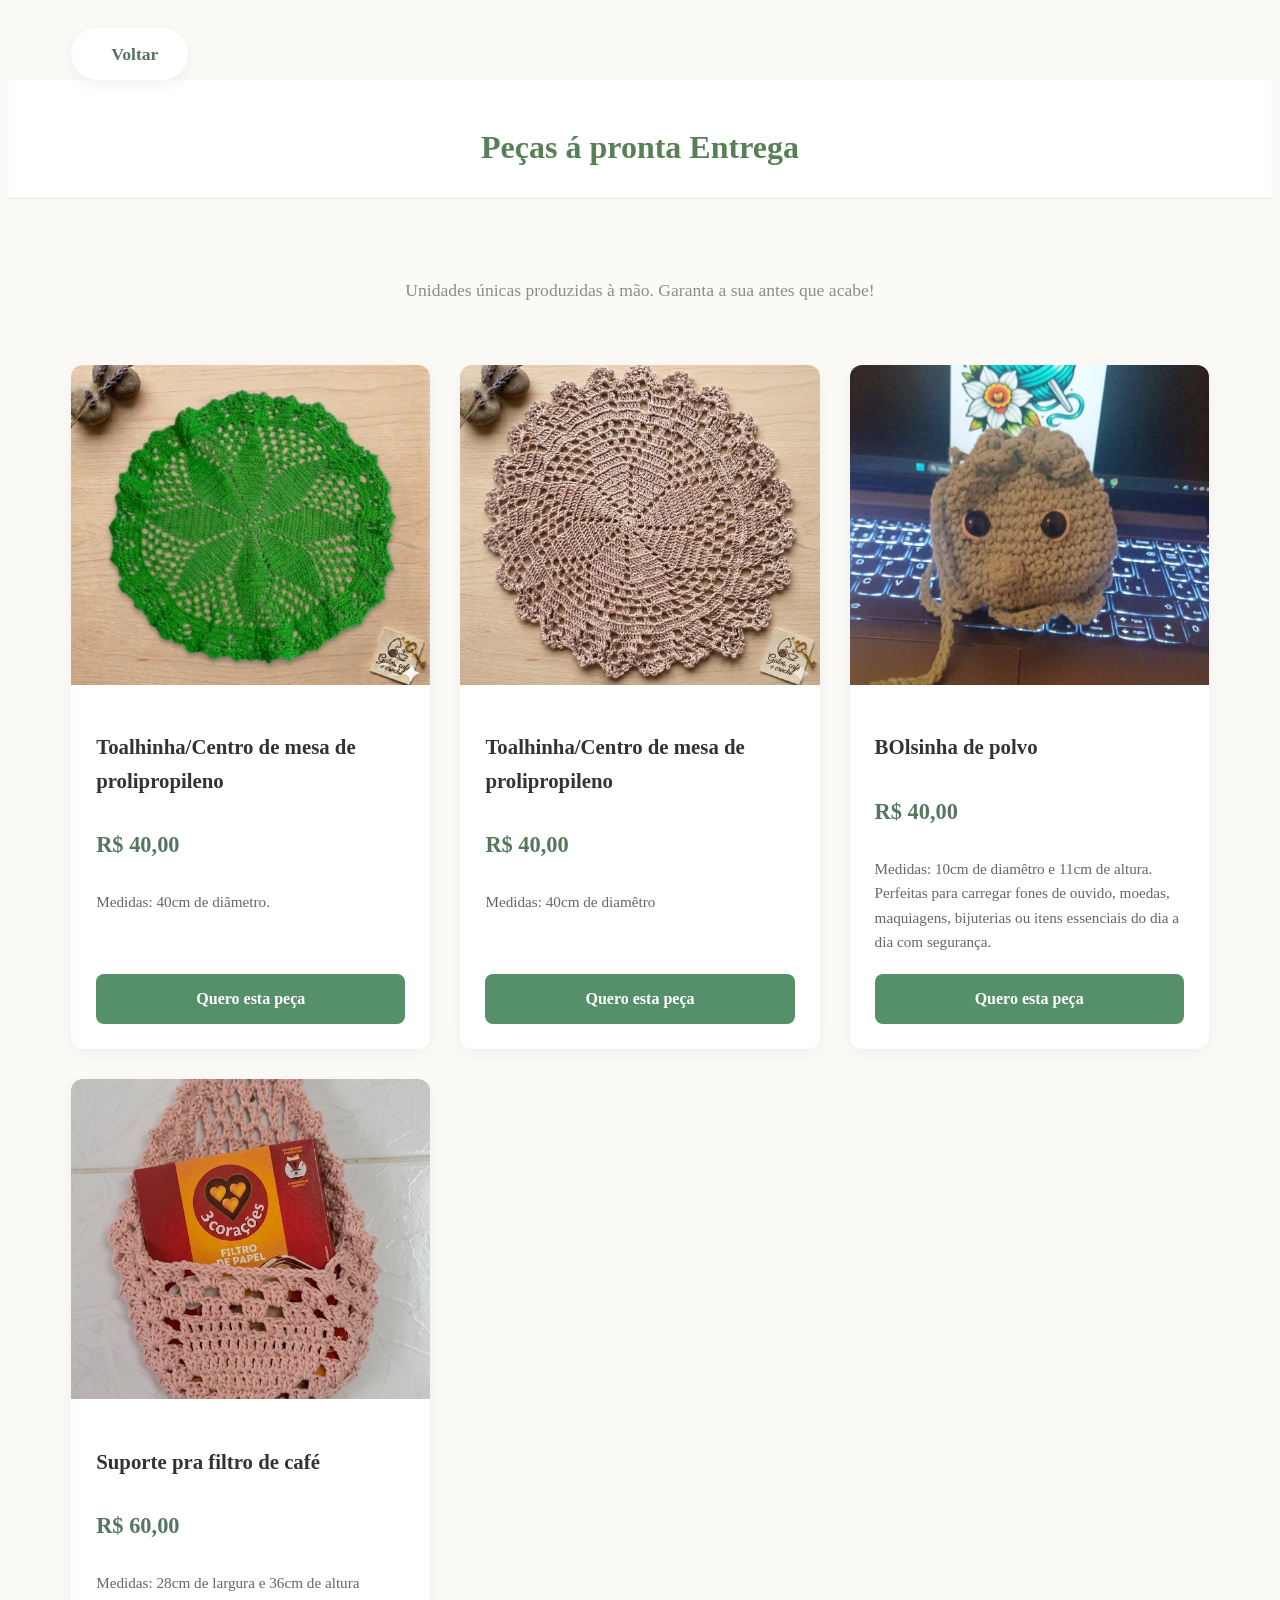
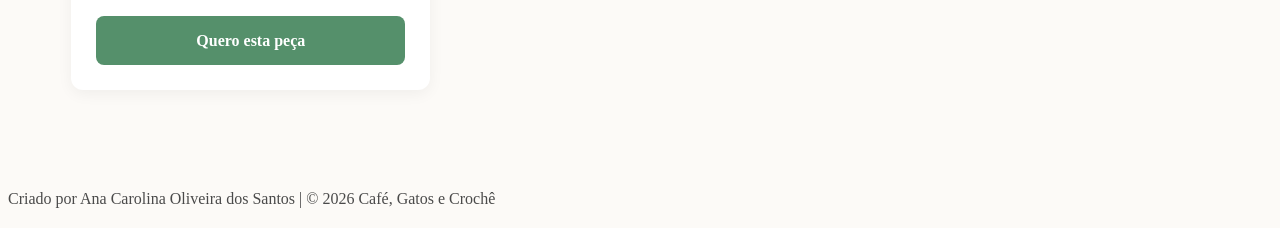
<file: pronta-entrega.html>
<!DOCTYPE html>
<html lang="pt-BR">
<head>
  <meta charset="UTF-8">
  <meta name="viewport" content="width=device-width, initial-scale=1.0">
  <link rel="icon" href="imagens/icon header.jpg"> 
  <title>Pronta Entrega</title>
  <!-- Link que conecta o HTML ao arquivo CSS externo -->
  <link rel="stylesheet" href="pronta-entrega.css">
  <link rel="preconnect" href="https://fonts.googleapis.com">
  <link rel="stylesheet" href="https://cdn-uicons.flaticon.com/4.0.0/uicons-solid-rounded/css/uicons-solid-rounded.css">
</head>
<body>

  <a href="index.html" class="link-voltar">
    <i class="fi fi-sr-undo"></i> Voltar
  </a>

  <!-- CABEÇALHO -->
  <header>
    <div class="container">
      <h1>Peças á pronta Entrega</h1>
    </div>
  </header>

  <!-- CONTEÚDO PRINCIPAL -->
  <main class="container pronta-entrega-section">
    <p class="subtitulo">Unidades únicas produzidas à mão. Garanta a sua antes que acabe!</p>

    <!-- CONTAINER DO GRID -->
    <div class="grid-produtos">

      <!-- PRODUTO 1 -->
      <div class="card-produto">
        <div class="imagem-container">
          <img src="imagens/toalhinha pronta 1.jpg" alt="Toalhinha ">
        </div>
        <div class="info-produto">
          <h3>Toalhinha/Centro de mesa de prolipropileno</h3>
          <p class="preco">R$ 40,00</p>
          <p class="detalhes"> Medidas: 40cm de diâmetro. </p>
          <!-- LINK DO WHATSAPP CONFIGURADO COM SEU NÚMERO -->
          <a href="https://wa.me/5511959024659?text=Olá,%20Ana!%20Vi%20no%20site%20e%20tenho%20interesse%20na%20toalhinha%20de%20de%20prolipropileno%20Terracota%20à%20pronta%20entrega." target="_blank" class="btn-comprar">Quero esta peça</a>
        </div>
      </div>

      <!-- PRODUTO 2 -->
      <div class="card-produto">
        <div class="imagem-container">
          <img src="imagens/toalhinha pronta 2.jpg" alt="toalhinha ">
        </div>
        <div class="info-produto">
          <h3>Toalhinha/Centro de mesa de prolipropileno</h3>
          <p class="preco">R$ 40,00</p>
          <p class="detalhes">Medidas: 40cm de diamêtro</p>
          <!-- LINK DO WHATSAPP CONFIGURADO COM SEU NÚMERO -->
          <a href="https://wa.me/5511959024659?text=Olá,%20Ana!%20Vi%20no%20site%20e%20tenho%20interesse%20na%20toalhinha%20de%20de%20prolipropileno%20Terracota%20à%20pronta%20entrega." target="_blank" class="btn-comprar">Quero esta peça</a>
        </div>
      </div>

            <!-- PRODUTO 3 -->
      <div class="card-produto">
        <div class="imagem-container">
          <img src="imagens/porta moeda de polvo.jpg" alt="porta moedas">
        </div>
        <div class="info-produto">
          <h3>BOlsinha de polvo</h3>
          <p class="preco">R$ 40,00</p>
          <p class="detalhes">Medidas: 10cm de diamêtro e 11cm de altura. Perfeitas para carregar fones de ouvido, moedas, maquiagens, bijuterias ou itens essenciais do dia a dia com segurança.</p>
          <!-- LINK DO WHATSAPP CONFIGURADO COM SEU NÚMERO -->
          <a href="https://wa.me/5511959024659?text=Olá,%20Ana!%20Vi%20no%20site%20e%20tenho%20interesse%20na%20toalhinha%20de%20de%20prolipropileno%20Terracota%20à%20pronta%20entrega." target="_blank" class="btn-comprar">Quero esta peça</a>
        </div>
      </div>

                <!-- PRODUTO 4 -->
      <div class="card-produto">
        <div class="imagem-container">
          <img src="imagens/porta filtro.jpg" alt="porta filtro">
        </div>
        <div class="info-produto">
          <h3>Suporte pra filtro de café</h3>
          <p class="preco">R$ 60,00</p>
          <p class="detalhes">Medidas: 28cm de largura e 36cm de altura</p>
          <!-- LINK DO WHATSAPP CONFIGURADO COM SEU NÚMERO -->
          <a href="https://wa.me/5511959024659?text=Olá,%20Ana!%20Vi%20no%20site%20e%20tenho%20interesse%20na%20toalhinha%20de%20de%20prolipropileno%20Terracota%20à%20pronta%20entrega." target="_blank" class="btn-comprar">Quero esta peça</a>
        </div>
      </div>



  

    </div>
  </main>

  <!-- RODAPÉ -->
  <footer>
    <div class="end">
      <p>Criado por Ana Carolina Oliveira dos Santos | © 2026 <span>Café, Gatos e Crochê</span></p>
    </div>
  </footer>

  <!-- MODAL DE ZOOM REESTRUTURADO E BLINDADO CONTRA ERROS DE CSS -->
  <div id="modal-zoom" style="display: none; position: fixed; top: 0; left: 0; width: 100%; height: 100%; background-color: rgba(0,0,0,0.85); z-index: 9999; align-items: center; justify-content: center;">
    <!-- Botão de Fechar (X) -->
    <span class="fechar-modal" style="position: absolute; top: 20px; right: 35px; color: #fff; font-size: 40px; font-weight: bold; cursor: pointer; user-select: none;">&times;</span>
    <!-- Imagem Ampliada -->
    <img class="conteudo-modal" id="img-ampliada" alt="Imagem ampliada" style="max-width: 85%; max-height: 85%; object-fit: contain; border-radius: 4px; box-shadow: 0 4px 20px rgba(0,0,0,0.5);">
  </div>

  <script>
    // Seleciona os elementos do Modal pelos IDs e classes
    const modal = document.getElementById("modal-zoom");
    const imgAmpliada = document.getElementById("img-ampliada");
    const fechar = document.querySelector(".fechar-modal");

    // Seleciona todas as imagens dentro dos cards de produto
    const imagensProdutos = document.querySelectorAll(".imagem-container img");

    // Adiciona o evento de clique em cada imagem
    imagensProdutos.forEach(img => {
      img.style.cursor = "zoom-in"; // Força o cursor de lupa em todas as imagens
      
      img.addEventListener("click", function() {
        modal.style.display = "flex"; // Abre usando 'flex' para ativar o alinhamento centralizado perfeito
        imgAmpliada.src = this.src;   // Transfere o caminho da imagem clicada para o modal
      });
    });

    // Fecha o modal ao clicar no botão 'X'
    fechar.addEventListener("click", function() {
      modal.style.display = "none";
    });

    // Fecha o modal se o usuário clicar na área escura do fundo
    modal.addEventListener("click", function(e) {
      if (e.target === modal) {
        modal.style.display = "none";
      }
    });
  </script>
</body>
</html>
</file>
<file: pronta-entrega.css>
/* --- CONFIGURAÇÕES GERAIS --- */
* {
  font-family: "Playwrite GB S", cursive;
  font-optical-sizing: auto;
  font-weight: 0;
  font-style: normal;
}

body {
  background-color: #fcfaf7; /* Fundo off-white aconchegante */
  color: #4a4a4a;
  line-height: 1.6;
}

.container {
  width: 90%;
  max-width: 1200px;
  margin: 0 auto;
}

/* --- BOTÃO VOLTAR (IGUAL ÀS IMAGENS) --- */
.link-voltar {
  display: inline-flex;
  align-items: center;
  gap: 10px; /* Espaço entre o ícone de desfazer e o texto */
  text-decoration: none;
  background-color: #ffffff;
  color: #54775d; /* Verde musgo dos caracteres */
  padding: 12px 30px;
  border-radius: 50px; /* Formato de pílula bem arredondado */
  font-weight: bold;
  font-size: 1.1rem;
  box-shadow: 0 4px 15px rgba(0, 0, 0, 0.06); /* Sombra suave */
  transition: background-color 0.3s ease, color 0.3s ease, transform 0.2s ease;
  margin: 20px 0 0 5%; /* Alinhamento inicial na página */
}

/* Efeito ao passar o mouse (Inversão de cores) */
.link-voltar:hover {
  background-color: #54775d; /* Fundo vira o verde musgo */
  color: #ffffff; /* Texto e ícone viram branco */
}

/* Clique sutil */
.link-voltar:active {
  transform: scale(0.98);
}

/* --- TOPO / TOPO DA PÁGINA --- */
header {
  background-color: #ffffff;
  border-bottom: 1px solid #f0e6df;
  padding: 20px 0;
  text-align: center;
}

header h1 {
  color: #588056; /* Tom terroso suave */
  font-size: 2rem;
  margin-bottom: 5px;
}

nav a {
  color: #7a7a7a;
  text-decoration: none;
  margin: 0 15px;
  font-size: 1rem;
  transition: color 0.3s;
}

nav a:hover {
  color: #1f531d;
}

.link-ativo {
  color: #8ec39b;
  font-weight: bold;
}

/* --- SESSÃO PRONTA ENTREGA --- */
.pronta-entrega-section {
  padding: 60px 0;
}

.titulo-pagina {
  text-align: center;
  font-size: 2.2rem;
  color: #333;
  margin-bottom: 10px;
}

.subtitulo {
  text-align: center;
  color: #8c8c8c;
  margin-bottom: 40px;
  font-size: 1.1rem;
}

/* --- CONTAINER DO GRID (Força os cards a se organizarem perfeitamente) --- */
.grid-produtos {
  display: grid;
  grid-template-columns: repeat(auto-fit, minmax(290px, 1fr));
  gap: 30px;
  padding: 20px 0;
  width: 100%;
}

/* --- CARD DO PRODUTO (Garante a estrutura vertical em formato de bloco) --- */
.card-produto {
  background: #ffffff;
  border-radius: 12px;
  overflow: hidden;
  box-shadow: 0 4px 15px rgba(0, 0, 0, 0.05);
  transition: transform 0.3s ease, box-shadow 0.3s ease;
  display: flex;
  flex-direction: column; /* Garante que a imagem fique em cima e as informações embaixo */
  width: 100%;
}

.card-produto:hover {
  transform: translateY(-5px);
  box-shadow: 0 8px 25px rgba(0, 0, 0, 0.1);
}

/* --- RECIPIENTE DA IMAGEM --- */
.imagem-container {
  position: relative;
  width: 100%;
  height: 320px; /* Altura fixa ideal para destacar o crochê */
  background-color: #f5f5f5;
}

.imagem-container img {
  width: 100%;
  height: 100%;
  object-fit: cover; /* Faz a foto preencher o espaço perfeitamente sem distorcer */
  display: block;
}

/* --- TEXTOS E INFORMAÇÕES DO PRODUTO --- */
.info-produto {
  padding: 25px;
  display: flex;
  flex-direction: column;
  flex-grow: 1; /* Faz com que todos os cards fiquem com a mesma altura final */
}

.info-produto h3 {
  font-size: 1.3rem;
  color: #333;
  margin-bottom: 8px;
  font-weight: bold;
}

.preco {
  font-size: 1.4rem;
  color: #54775d; /* Lindo verde combinando com o botão voltar */
  font-weight: bold;
  margin-bottom: 12px;
}

.detalhes {
  font-size: 0.95rem;
  color: #666;
  margin-bottom: 20px;
  flex-grow: 1; /* Empurra o botão de compra sempre para o final do card */
}

/* --- BOTÃO DE COMPRA ESTILO WHATSAPP (Corrigido para não virar link azul) --- */
.btn-comprar, 
.info-produto a.btn-comprar {
  display: block !important;
  text-align: center;
  background-color: #55906b !important; /* Seu verde de destaque */
  color: #ffffff !important;
  padding: 12px 20px;
  border-radius: 8px;
  text-decoration: none !important;
  font-weight: bold;
  font-size: 1rem;
  transition: background-color 0.3s ease, transform 0.2s ease;
  margin-top: auto; /* Força o alinhamento na base */
}

.btn-comprar:hover,
.info-produto a.btn-comprar:hover {
  background-color: #3d6b4f !important; /* Tom mais escuro elegante no hover */
  color: #ffffff !important;
}

.btn-comprar:active {
  transform: scale(0.98);
}
</file>
